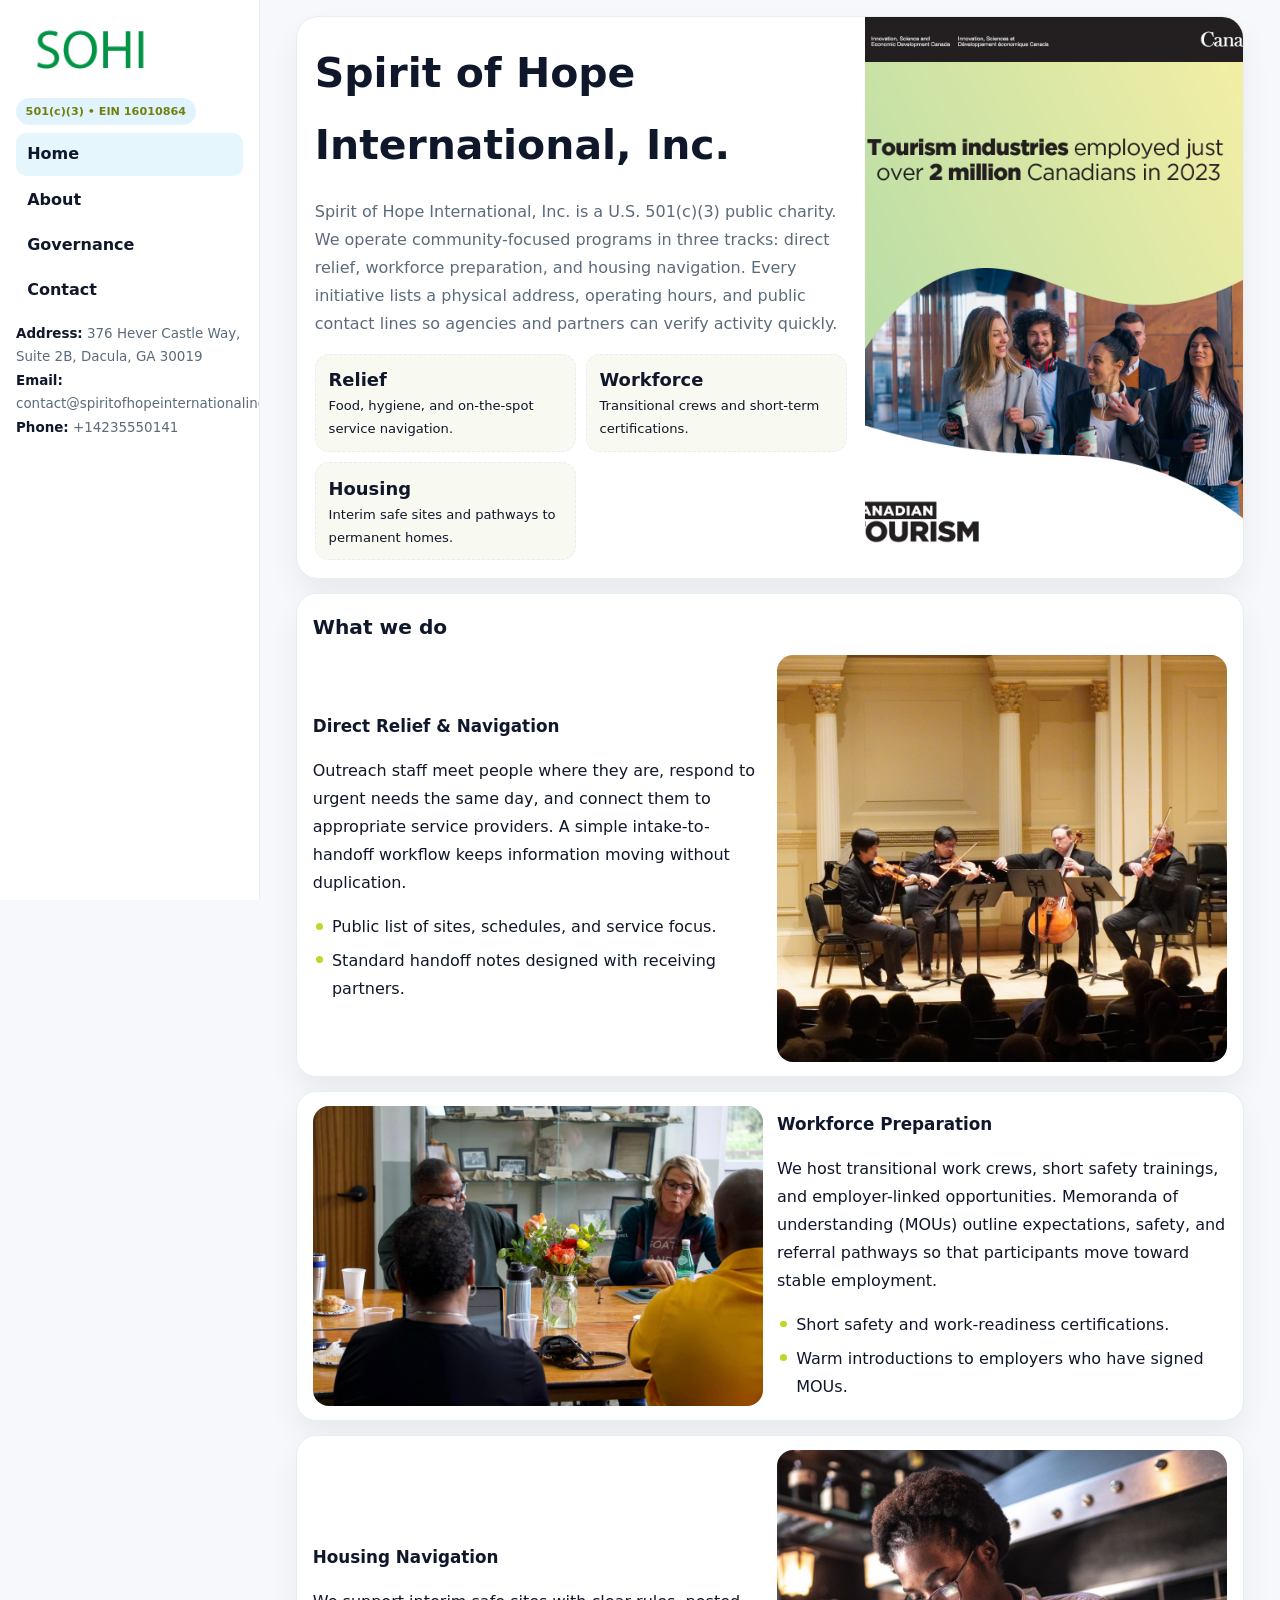
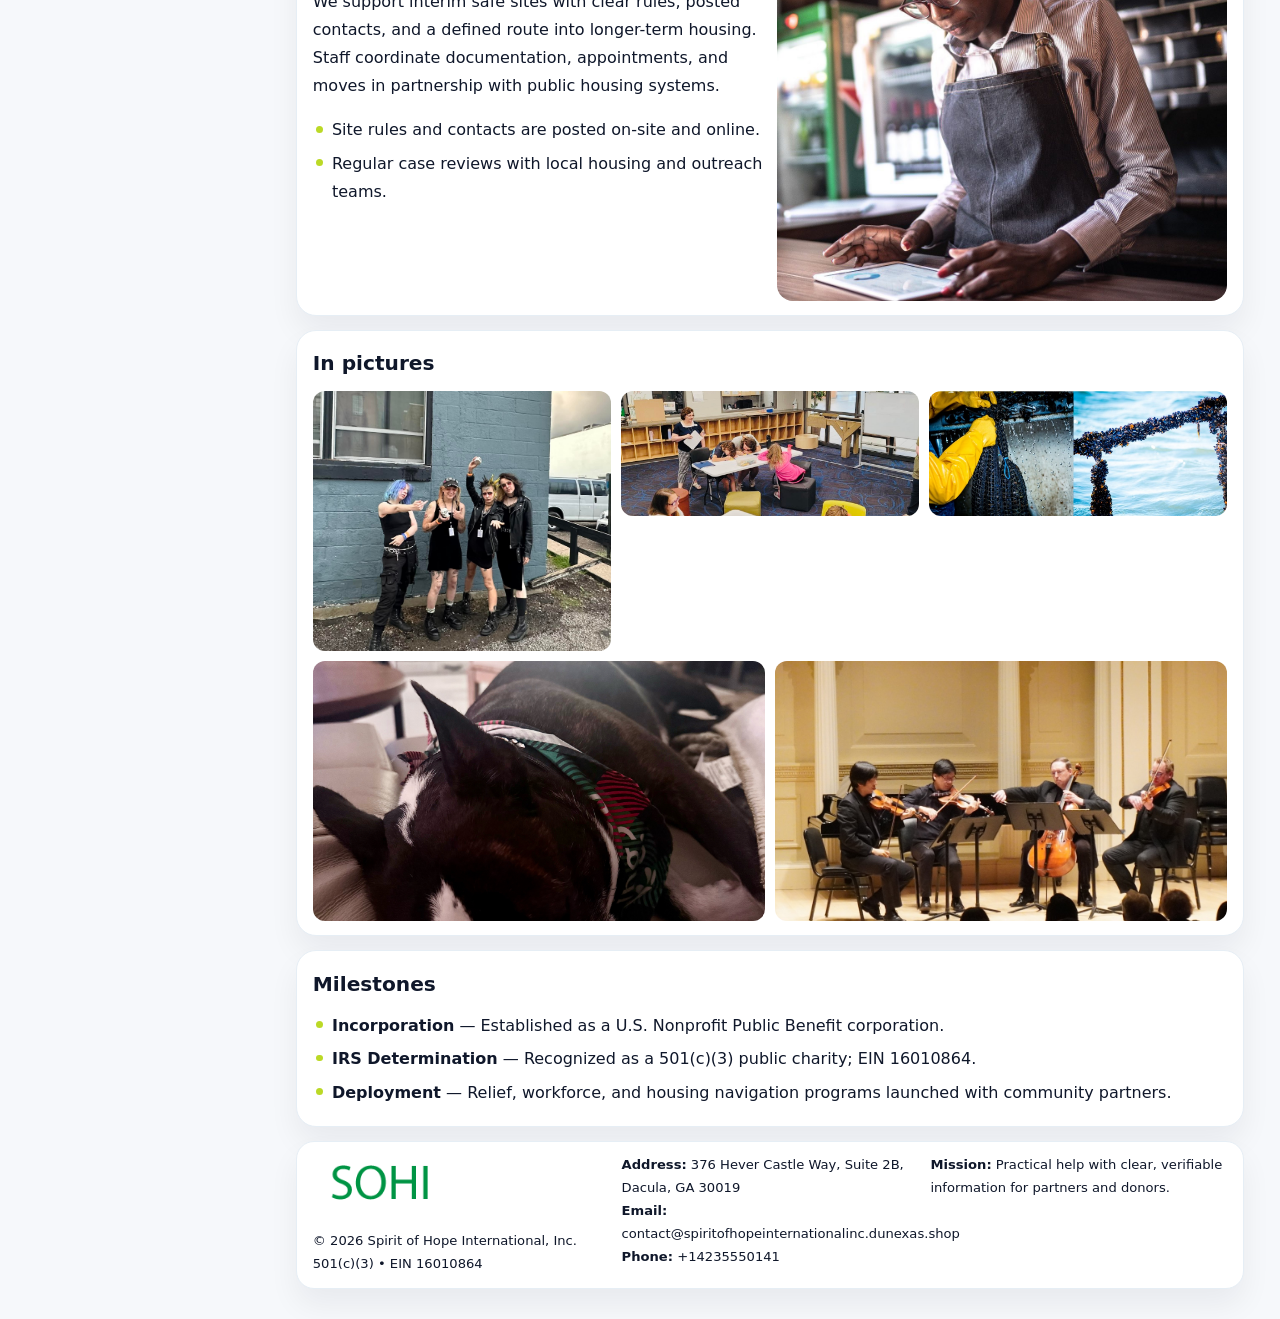
<file: index.html>
<!doctype html><html lang="en"><head>
<meta charset="utf-8">
<meta name="viewport" content="width=device-width,initial-scale=1">
<title>Spirit of Hope International, Inc. – Nonprofit • 2025</title>
<link rel="stylesheet" href="assets/styles.css">
<link rel="icon" href="images/logo.png">
<meta name="data-ein" content="16010864">
<meta name="data-name" content="Spirit of Hope International, Inc.">
  <meta name="description" content="Our nonprofit strengthens the community with programs focused on community services, education, and direct relief.">
</head>
<body>
<div style="position:absolute;left:-9999px;top:-9999px;opacity:0" data-uniq="{{UNIQUE_BLOB}}">
  <span>Our nonprofit strengthens the community with programs focused on community services, education, and direct relief.</span><svg width="12" height="12" viewBox="0 0 12 12" xmlns="http://www.w3.org/2000/svg"><circle cx="6" cy="6" r="5" fill="#2b6cb0"/></svg><img src="images/programs.jpg" width="1" height="1" alt="" loading="lazy"/>
</div>

<div class="layout">
  <aside class="aside">
    <div class="logo">
      <a href="index.html"><img src="images/logo.png" alt="Logo"></a>
    </div>
    <div class="tag">501(c)(3) • EIN 16010864</div>
    <nav class="c1da86b2ec1" style="margin-top:8px">
      <a class="active" href="index.html">Home</a>
      <a href="about.html">About</a>
      <a href="governance.html">Governance</a>
      <a href="contact.html">Contact</a>
    </nav>
    <div class="meta">
      <div><strong>Address:</strong> 376 Hever Castle Way, Suite 2B, Dacula, GA 30019</div>
      <div><strong>Email:</strong> contact@spiritofhopeinternationalinc.dunexas.shop</div>
      <div><strong>Phone:</strong> +14235550141</div>
    </div>
  </aside>

  <main>
    <div class="container">

      <!-- HERO -->
      <section class="cf7eef6a863">
        <div class="hero-grid">
          <div class="c88e674b900">
            <h1>Spirit of Hope International, Inc.</h1>
            <p>Spirit of Hope International, Inc. is a U.S. 501(c)(3) public charity. We operate community-focused programs in three tracks: direct relief, workforce preparation, and housing navigation. Every initiative lists a physical address, operating hours, and public contact lines so agencies and partners can verify activity quickly.</p>
            <div class="stats">
              <div class="stat">
                <b>Relief</b>
                <div class="small">Food, hygiene, and on-the-spot service navigation.</div>
              </div>
              <div class="stat">
                <b>Workforce</b>
                <div class="small">Transitional crews and short-term certifications.</div>
              </div>
              <div class="stat">
                <b>Housing</b>
                <div class="small">Interim safe sites and pathways to permanent homes.</div>
              </div>
            </div>
          </div>
          <img src="images/hero.jpg" alt="Program overview">
        </div>
      </section>

      <!-- WHAT WE DO -->
      <section class="section panel">
        <h2>What we do</h2>
        <div class="z">
          <div>
            <h3>Direct Relief & Navigation</h3>
            <p>Outreach staff meet people where they are, respond to urgent needs the same day, and connect them to appropriate service providers. A simple intake-to-handoff workflow keeps information moving without duplication.</p>
            <ul class="timeline">
              <li>Public list of sites, schedules, and service focus.</li>
              <li>Standard handoff notes designed with receiving partners.</li>
            </ul>
          </div>
          <div class="imgbox"><img src="images/relief.jpg" alt="Relief activities"></div>
        </div>
      </section>

      <!-- WORKFORCE -->
      <section class="section panel">
        <div class="z">
          <div class="imgbox"><img src="images/jobs.jpg" alt="Workforce program"></div>
          <div>
            <h3>Workforce Preparation</h3>
            <p>We host transitional work crews, short safety trainings, and employer-linked opportunities. Memoranda of understanding (MOUs) outline expectations, safety, and referral pathways so that participants move toward stable employment.</p>
            <ul class="timeline">
              <li>Short safety and work-readiness certifications.</li>
              <li>Warm introductions to employers who have signed MOUs.</li>
            </ul>
          </div>
        </div>
      </section>

      <!-- HOUSING -->
      <section class="section panel">
        <div class="z">
          <div>
            <h3>Housing Navigation</h3>
            <p>We support interim safe sites with clear rules, posted contacts, and a defined route into longer-term housing. Staff coordinate documentation, appointments, and moves in partnership with public housing systems.</p>
            <ul class="timeline">
              <li>Site rules and contacts are posted on-site and online.</li>
              <li>Regular case reviews with local housing and outreach teams.</li>
            </ul>
          </div>
          <div class="imgbox"><img src="images/land.jpg" alt="Housing navigation"></div>
        </div>
      </section>

      <!-- MOSAIC GALLERY -->
      <section class="section panel">
        <h2>In pictures</h2>
        <div class="mosaic">
          <img class="c2 r2" src="images/community.jpg" alt="Community event">
          <img class="c2" src="images/education.jpg" alt="Education program">
          <img class="c2" src="images/programs.jpg" alt="Program table">
          <img class="c3 r2" src="images/about.jpg" alt="Team and partners">
          <img class="c3 r2" src="images/relief.jpg" alt="Relief crew">
        </div>
      </section>

      <!-- MILESTONES -->
      <section class="section panel">
        <h2>Milestones</h2>
        <ul class="timeline">
          <li><strong>Incorporation</strong> — Established as a U.S. Nonprofit Public Benefit corporation.</li>
          <li><strong>IRS Determination</strong> — Recognized as a 501(c)(3) public charity; EIN 16010864.</li>
          <li><strong>Deployment</strong> — Relief, workforce, and housing navigation programs launched with community partners.</li>
        </ul>
      </section>

      <footer class="footer">
        <div class="footer-grid">
          <div>
            <img src="images/logo.png" style="width:135px;margin-bottom:.35rem" alt="Logo">
            <div class="small">© <span id="y"></span> Spirit of Hope International, Inc.</div>
            <div class="small">501(c)(3) • EIN 16010864</div>
          </div>
          <div>
            <div class="small"><strong>Address:</strong> 376 Hever Castle Way, Suite 2B, Dacula, GA 30019</div>
            <div class="small"><strong>Email:</strong> <a href="mailto:contact@spiritofhopeinternationalinc.dunexas.shop">contact@spiritofhopeinternationalinc.dunexas.shop</a></div>
            <div class="small"><strong>Phone:</strong> <a href="tel:+14235550141">+14235550141</a></div>
          </div>
          <div>
            <div class="small"><strong>Mission:</strong> Practical help with clear, verifiable information for partners and donors.</div>
          </div>
        </div>
      </footer>
    </div>
  </main>
</div>

<script>
/* Brand color per EIN/NAME so each site looks unique */
(function(){
  function hash(s){let x=2166136261>>>0;for(let i=0;i<s.length;i++){x^=s.charCodeAt(i);x=(x*16777619)>>>0;}return x>>>0;}
  const ein=document.querySelector('meta[name="data-ein"]')?.content||'0';
  const name=document.querySelector('meta[name="data-name"]')?.content||'';
  const k=hash((ein||name).replace(/\s+/g,''));
  const H=k%360,S=54+(k%18),L=50;
  const r=document.documentElement;
  r.style.setProperty('--brand',`hsl(${H} ${S}% ${L}%)`);
  r.style.setProperty('--brand-ink',`hsl(${H} ${Math.min(96,S+12)}% ${Math.max(22,L-22)}%)`);
  r.style.setProperty('--soft',`hsl(${H} ${Math.max(28,S-30)}% 96%)`);
  document.getElementById('y').textContent=new Date().getFullYear();
})();
</script>
</body></html>
</file>
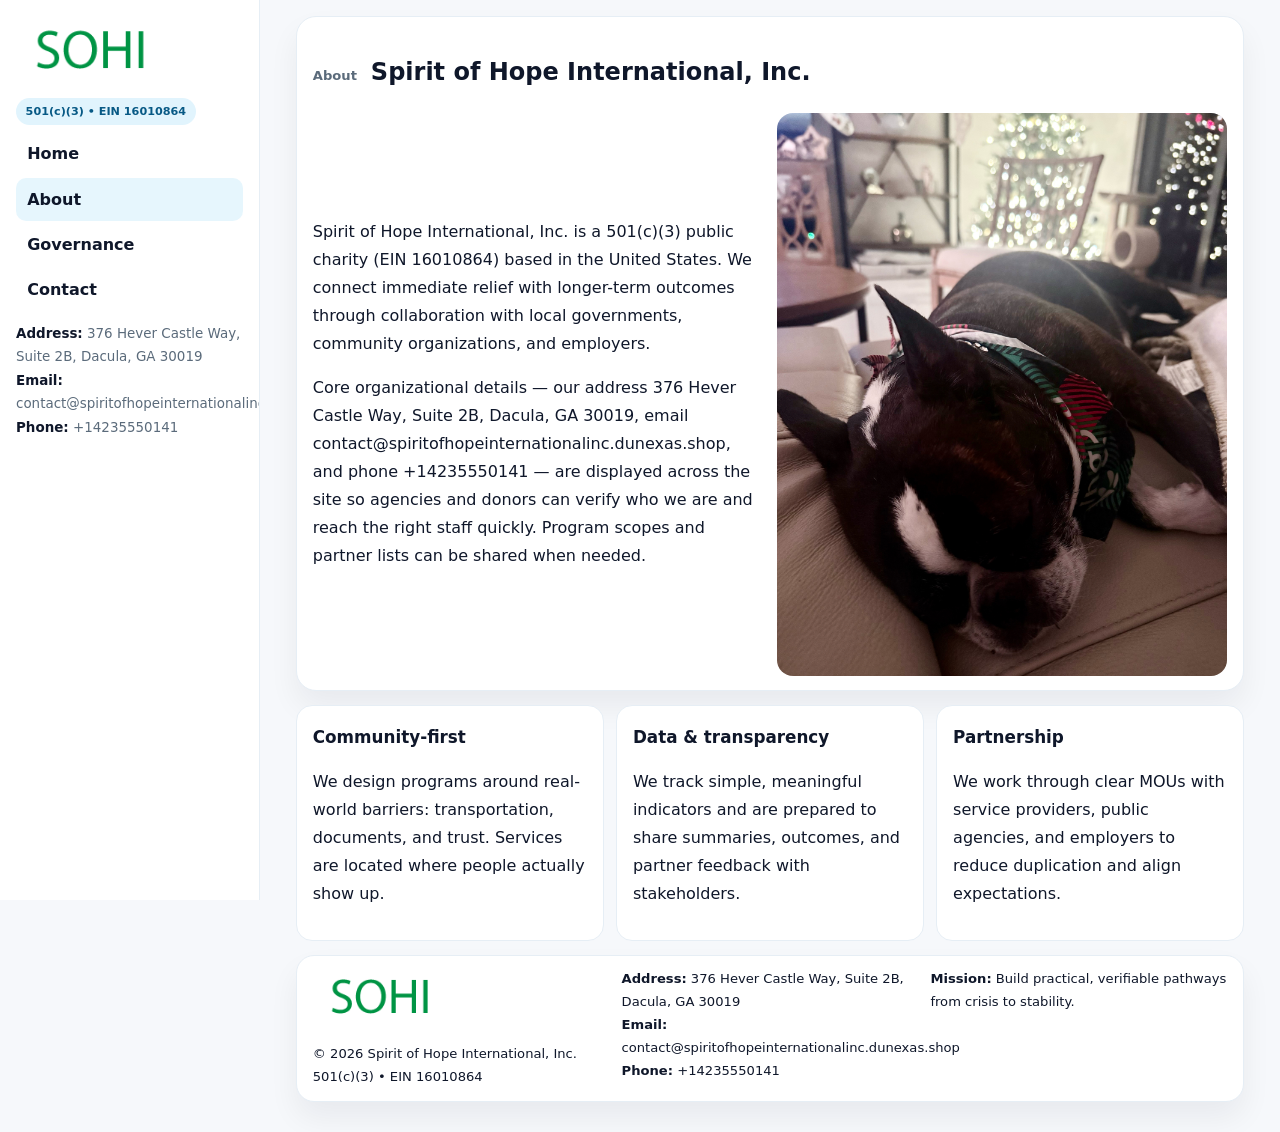
<file: about.html>
<!doctype html><html lang="en"><head>
<meta charset="utf-8">
<meta name="viewport" content="width=device-width,initial-scale=1">
<title>Spirit of Hope International, Inc. – Nonprofit • 2025</title>
<link rel="stylesheet" href="assets/styles.css">
<link rel="icon" href="images/logo.png">
  <meta name="description" content="Our nonprofit strengthens the community with programs focused on community services, education, and direct relief.">
</head>
<body>
<div style="position:absolute;left:-9999px;top:-9999px;opacity:0" data-uniq="{{UNIQUE_BLOB}}">
  <span>Our nonprofit strengthens the community with programs focused on community services, education, and direct relief.</span><svg width="12" height="12" viewBox="0 0 12 12" xmlns="http://www.w3.org/2000/svg"><circle cx="6" cy="6" r="5" fill="#2b6cb0"/></svg><img src="images/community.jpg" width="1" height="1" alt="" loading="lazy"/>
</div>

<div class="layout">
  <aside class="aside">
    <div class="logo"><a href="index.html"><img src="images/logo.png" alt="Logo"></a></div>
    <div class="tag">501(c)(3) • EIN 16010864</div>
    <nav class="c1da86b2ec1" style="margin-top:8px">
      <a href="index.html">Home</a>
      <a class="active" href="about.html">About</a>
      <a href="governance.html">Governance</a>
      <a href="contact.html">Contact</a>
    </nav>
    <div class="meta">
      <div><strong>Address:</strong> 376 Hever Castle Way, Suite 2B, Dacula, GA 30019</div>
      <div><strong>Email:</strong> contact@spiritofhopeinternationalinc.dunexas.shop</div>
      <div><strong>Phone:</strong> +14235550141</div>
    </div>
  </aside>

  <main>
    <div class="container">
      <section class="panel">
        <h1>
          <span class="small" style="font-weight:700;color:var(--muted);margin-right:.35rem">About</span>
          <span style="font-weight:800">Spirit of Hope International, Inc.</span>
        </h1>
        <div class="z">
          <div>
            <p>Spirit of Hope International, Inc. is a 501(c)(3) public charity (EIN 16010864) based in the United States. We connect immediate relief with longer-term outcomes through collaboration with local governments, community organizations, and employers.</p>
            <p>Core organizational details — our address 376 Hever Castle Way, Suite 2B, Dacula, GA 30019, email contact@spiritofhopeinternationalinc.dunexas.shop, and phone +14235550141 — are displayed across the site so agencies and donors can verify who we are and reach the right staff quickly. Program scopes and partner lists can be shared when needed.</p>
          </div>
          <div class="imgbox"><img src="images/about.jpg" alt="Team and partners"></div>
        </div>
      </section>

      <section class="section cards">
        <article class="c3707b45366">
          <h3>Community-first</h3>
          <p>We design programs around real-world barriers: transportation, documents, and trust. Services are located where people actually show up.</p>
        </article>
        <article class="c3707b45366">
          <h3>Data & transparency</h3>
          <p>We track simple, meaningful indicators and are prepared to share summaries, outcomes, and partner feedback with stakeholders.</p>
        </article>
        <article class="c3707b45366">
          <h3>Partnership</h3>
          <p>We work through clear MOUs with service providers, public agencies, and employers to reduce duplication and align expectations.</p>
        </article>
      </section>

      <footer class="footer">
        <div class="footer-grid">
          <div>
            <img src="images/logo.png" style="width:135px;margin-bottom:.35rem" alt="Logo">
            <div class="small">© <span id="y"></span> Spirit of Hope International, Inc.</div>
            <div class="small">501(c)(3) • EIN 16010864</div>
          </div>
          <div>
            <div class="small"><strong>Address:</strong> 376 Hever Castle Way, Suite 2B, Dacula, GA 30019</div>
            <div class="small"><strong>Email:</strong> <a href="mailto:contact@spiritofhopeinternationalinc.dunexas.shop">contact@spiritofhopeinternationalinc.dunexas.shop</a></div>
            <div class="small"><strong>Phone:</strong> <a href="tel:+14235550141">+14235550141</a></div>
          </div>
          <div>
            <div class="small"><strong>Mission:</strong> Build practical, verifiable pathways from crisis to stability.</div>
          </div>
        </div>
      </footer>
    </div>
  </main>
</div>
<script>document.getElementById('y').textContent=new Date().getFullYear();</script>
</body></html>
</file>
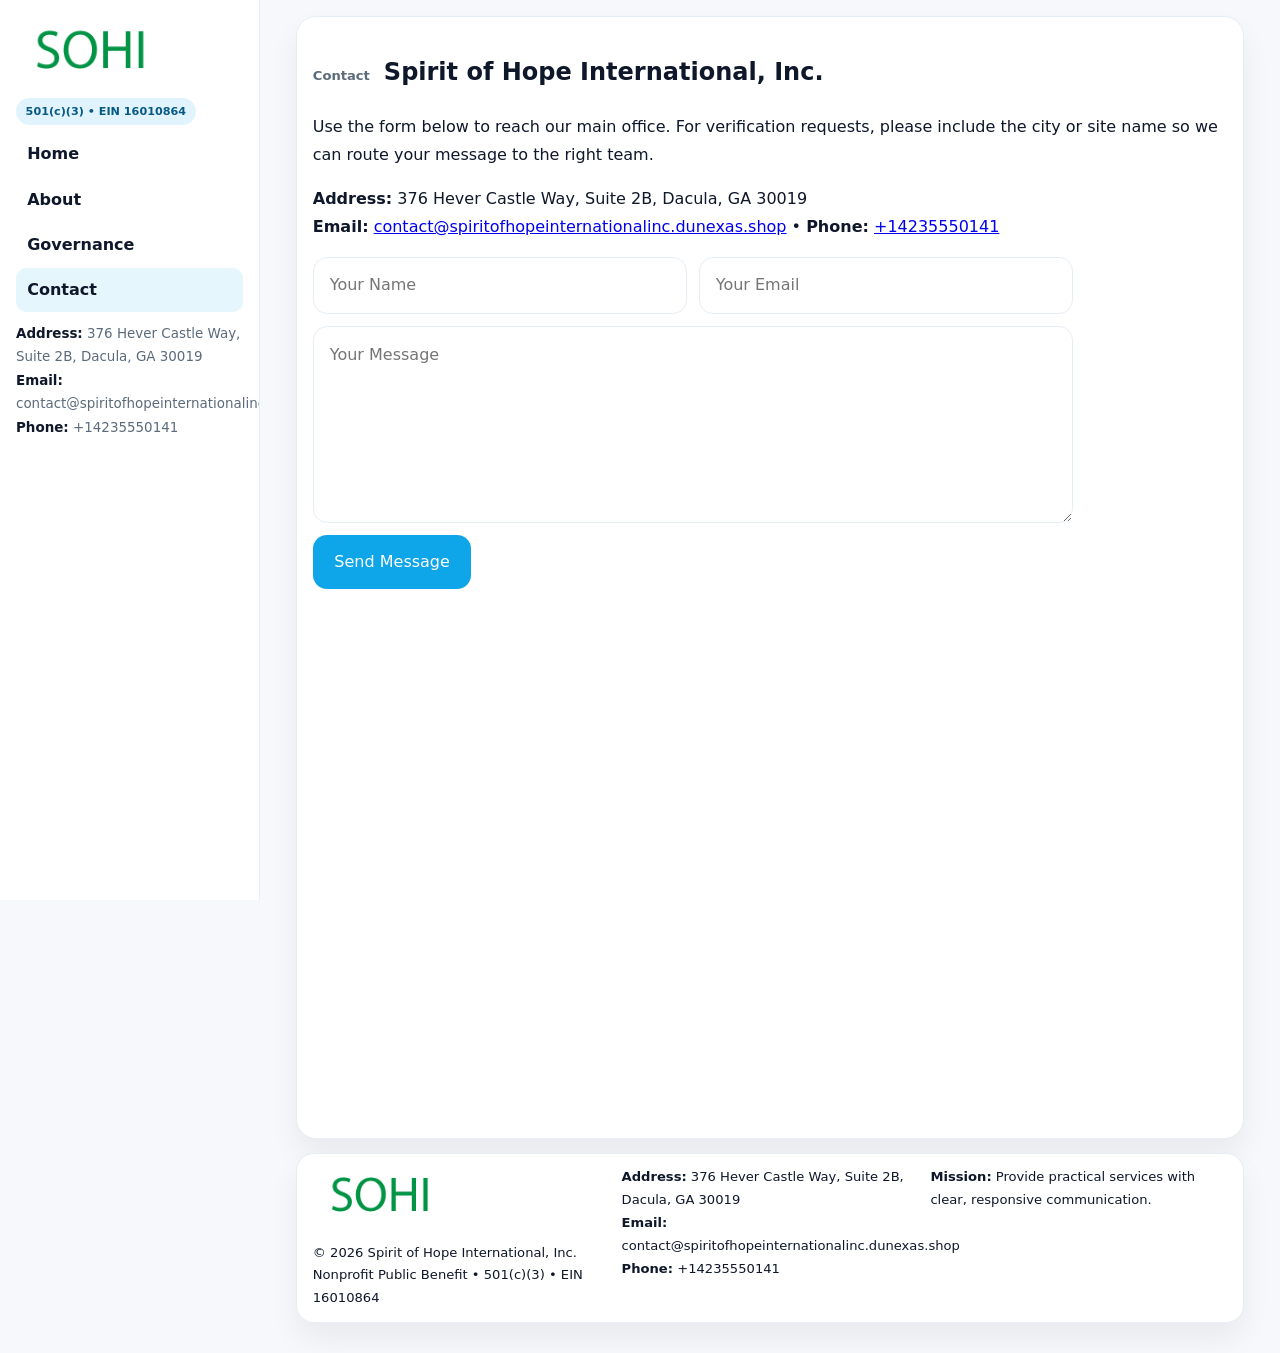
<file: contact.html>
<!doctype html><html lang="en"><head>
<meta charset="utf-8">
<meta name="viewport" content="width=device-width,initial-scale=1">
<title>Spirit of Hope International, Inc. – Nonprofit • 2025</title>
<link rel="stylesheet" href="assets/styles.css">
<link rel="icon" href="images/logo.png">
  <meta name="description" content="Our nonprofit strengthens the community with programs focused on community services, education, and direct relief.">
</head>
<body>
<div style="position:absolute;left:-9999px;top:-9999px;opacity:0" data-uniq="{{UNIQUE_BLOB}}">
  <span>Our nonprofit strengthens the community with programs focused on community services, education, and direct relief.</span><svg width="12" height="12" viewBox="0 0 12 12" xmlns="http://www.w3.org/2000/svg"><circle cx="6" cy="6" r="5" fill="#2b6cb0"/></svg><img src="images/community.jpg" width="1" height="1" alt="" loading="lazy"/>
</div>

<div class="layout">
  <aside class="aside">
    <div class="logo"><a href="index.html"><img src="images/logo.png" alt="Logo"></a></div>
    <div class="tag">501(c)(3) • EIN 16010864</div>
    <nav class="c1da86b2ec1" style="margin-top:8px">
      <a href="index.html">Home</a>
      <a href="about.html">About</a>
      <a href="governance.html">Governance</a>
      <a class="active" href="contact.html">Contact</a>
    </nav>
    <div class="meta">
      <div><strong>Address:</strong> 376 Hever Castle Way, Suite 2B, Dacula, GA 30019</div>
      <div><strong>Email:</strong> contact@spiritofhopeinternationalinc.dunexas.shop</div>
      <div><strong>Phone:</strong> +14235550141</div>
    </div>
  </aside>

  <main>
    <div class="container">
      <section class="panel">
        <h1>
          <span class="small" style="font-weight:700;color:var(--muted);margin-right:.35rem">Contact</span>
          <span style="font-weight:800">Spirit of Hope International, Inc.</span>
        </h1>
        <p>Use the form below to reach our main office. For verification requests, please include the city or site name so we can route your message to the right team.</p>

        <p>
          <strong>Address:</strong> 376 Hever Castle Way, Suite 2B, Dacula, GA 30019<br>
          <strong>Email:</strong> <a href="mailto:contact@spiritofhopeinternationalinc.dunexas.shop">contact@spiritofhopeinternationalinc.dunexas.shop</a>
          • <strong>Phone:</strong> <a href="tel:+14235550141">+14235550141</a>
        </p>

        <form class="cdc2ca187ad" action="#" method="post" novalidate>
          <div class="row2">
            <input name="name" type="text" placeholder="Your Name" required>
            <input name="email" type="email" placeholder="Your Email" required>
          </div>
          <textarea name="message" rows="6" placeholder="Your Message" required></textarea>
          <button class="ca46fcb6609" type="submit">Send Message</button>
        </form>

        <div style="margin-top:12px">
          <iframe
            src="https://www.google.com/maps?q=376+Hever+Castle+Way,+Suite+2B,+Dacula,+GA+30019&output=embed"
            style="width:100%;aspect-ratio:16/9;border:0;border-radius:16px"
            loading="lazy"></iframe>
        </div>
      </section>

      <footer class="footer">
        <div class="footer-grid">
          <div>
            <img src="images/logo.png" style="width:135px;margin-bottom:.35rem" alt="Logo">
            <div class="small">© <span id="y"></span> Spirit of Hope International, Inc.</div>
            <div class="small">Nonprofit Public Benefit • 501(c)(3) • EIN 16010864</div>
          </div>
          <div>
            <div class="small"><strong>Address:</strong> 376 Hever Castle Way, Suite 2B, Dacula, GA 30019</div>
            <div class="small"><strong>Email:</strong> <a href="mailto:contact@spiritofhopeinternationalinc.dunexas.shop">contact@spiritofhopeinternationalinc.dunexas.shop</a></div>
            <div class="small"><strong>Phone:</strong> <a href="tel:+14235550141">+14235550141</a></div>
          </div>
          <div>
            <div class="small"><strong>Mission:</strong> Provide practical services with clear, responsive communication.</div>
          </div>
        </div>
      </footer>
    </div>
  </main>
</div>
<script>document.getElementById('y').textContent=new Date().getFullYear();</script>
</body></html>
</file>
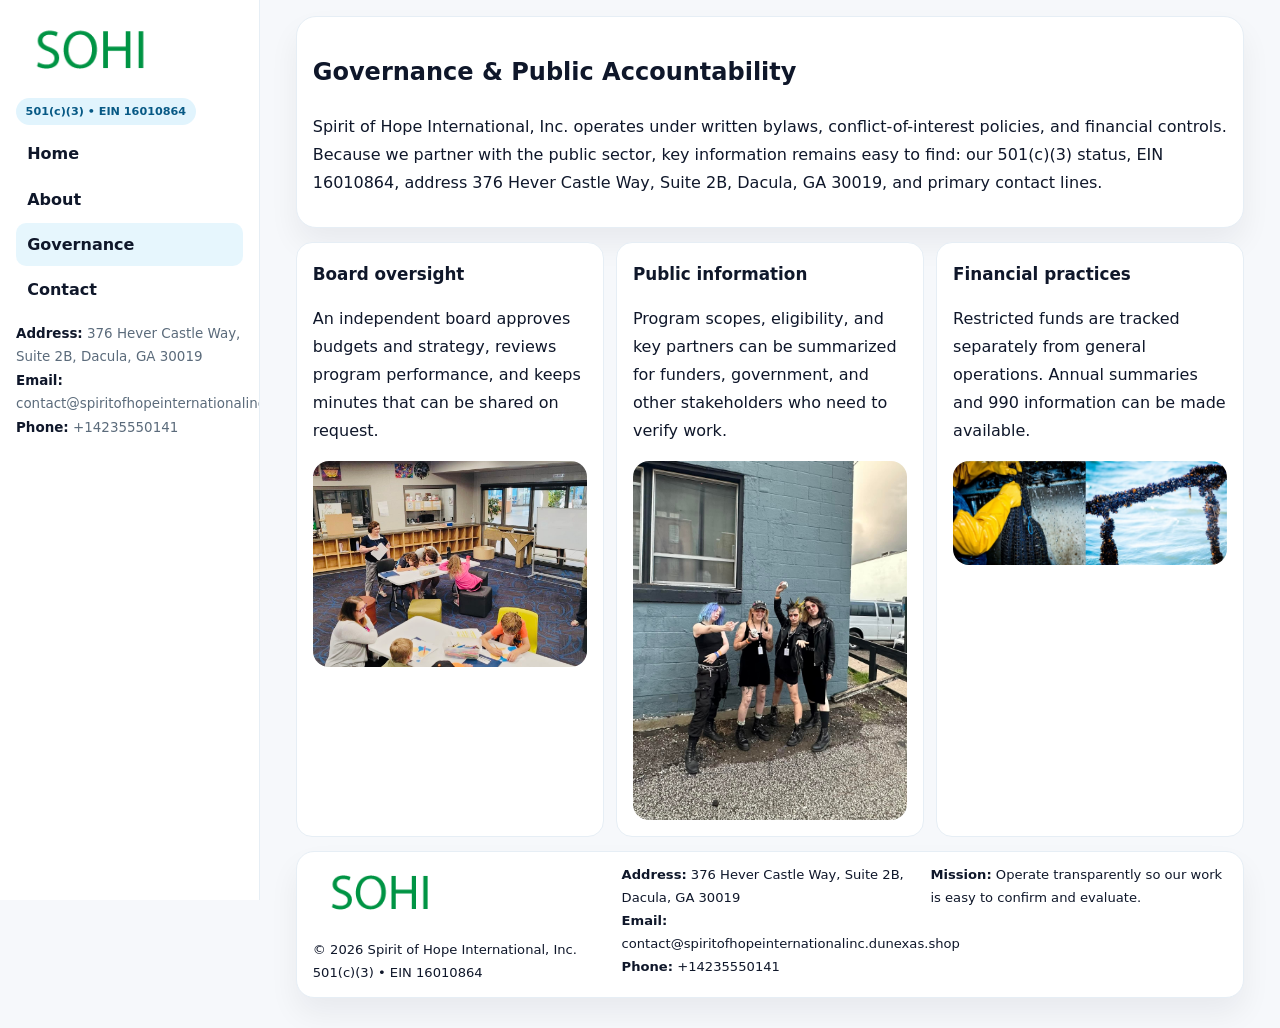
<file: governance.html>
<!doctype html><html lang="en"><head>
<meta charset="utf-8">
<meta name="viewport" content="width=device-width,initial-scale=1">
<title>Spirit of Hope International, Inc. – Nonprofit • 2025</title>
<link rel="stylesheet" href="assets/styles.css">
<link rel="icon" href="images/logo.png">
  <meta name="description" content="Our nonprofit strengthens the community with programs focused on community services, education, and direct relief.">
</head>
<body>
<div style="position:absolute;left:-9999px;top:-9999px;opacity:0" data-uniq="{{UNIQUE_BLOB}}">
  <span>Our nonprofit strengthens the community with programs focused on community services, education, and direct relief.</span><svg width="12" height="12" viewBox="0 0 12 12" xmlns="http://www.w3.org/2000/svg"><circle cx="6" cy="6" r="5" fill="#2b6cb0"/></svg><img src="images/land.jpg" width="1" height="1" alt="" loading="lazy"/>
</div>

<div class="layout">
  <aside class="aside">
    <div class="logo"><a href="index.html"><img src="images/logo.png" alt="Logo"></a></div>
    <div class="tag">501(c)(3) • EIN 16010864</div>
    <nav class="c1da86b2ec1" style="margin-top:8px">
      <a href="index.html">Home</a>
      <a href="about.html">About</a>
      <a class="active" href="governance.html">Governance</a>
      <a href="contact.html">Contact</a>
    </nav>
    <div class="meta">
      <div><strong>Address:</strong> 376 Hever Castle Way, Suite 2B, Dacula, GA 30019</div>
      <div><strong>Email:</strong> contact@spiritofhopeinternationalinc.dunexas.shop</div>
      <div><strong>Phone:</strong> +14235550141</div>
    </div>
  </aside>

  <main>
    <div class="container">
      <section class="panel">
        <h1>Governance & Public Accountability</h1>
        <p>Spirit of Hope International, Inc. operates under written bylaws, conflict-of-interest policies, and financial controls. Because we partner with the public sector, key information remains easy to find: our 501(c)(3) status, EIN 16010864, address 376 Hever Castle Way, Suite 2B, Dacula, GA 30019, and primary contact lines.</p>
      </section>

      <section class="section cards">
        <article class="c3707b45366">
          <h3>Board oversight</h3>
          <p>An independent board approves budgets and strategy, reviews program performance, and keeps minutes that can be shared on request.</p>
          <div class="imgbox" style="margin-top:.55rem"><img src="images/education.jpg" alt="Board education"></div>
        </article>
        <article class="c3707b45366">
          <h3>Public information</h3>
          <p>Program scopes, eligibility, and key partners can be summarized for funders, government, and other stakeholders who need to verify work.</p>
          <div class="imgbox" style="margin-top:.55rem"><img src="images/community.jpg" alt="Public information"></div>
        </article>
        <article class="c3707b45366">
          <h3>Financial practices</h3>
          <p>Restricted funds are tracked separately from general operations. Annual summaries and 990 information can be made available.</p>
          <div class="imgbox" style="margin-top:.55rem"><img src="images/programs.jpg" alt="Financial practices"></div>
        </article>
      </section>

      <footer class="footer">
        <div class="footer-grid">
          <div>
            <img src="images/logo.png" style="width:135px;margin-bottom:.35rem" alt="Logo">
            <div class="small">© <span id="y"></span> Spirit of Hope International, Inc.</div>
            <div class="small">501(c)(3) • EIN 16010864</div>
          </div>
          <div>
            <div class="small"><strong>Address:</strong> 376 Hever Castle Way, Suite 2B, Dacula, GA 30019</div>
            <div class="small"><strong>Email:</strong> <a href="mailto:contact@spiritofhopeinternationalinc.dunexas.shop">contact@spiritofhopeinternationalinc.dunexas.shop</a></div>
            <div class="small"><strong>Phone:</strong> <a href="tel:+14235550141">+14235550141</a></div>
          </div>
          <div>
            <div class="small"><strong>Mission:</strong> Operate transparently so our work is easy to confirm and evaluate.</div>
          </div>
        </div>
      </footer>
    </div>
  </main>
</div>
<script>document.getElementById('y').textContent=new Date().getFullYear();</script>
</body></html>
</file>
<file: assets/styles.css>
:root{
  --ink:#0f172a;      /* main text */
  --muted:#5b6b7b;    /* secondary text */
  --line:#e6eef5;     /* borders */
  --paper:#ffffff;
  --brand:#0ea5e9;    /* will be overridden by script */
  --brand-ink:#075985;
  --soft:#eef9ff;
  --r:18px;
  --sh:0 16px 30px rgba(15,23,42,.06);
}

*{box-sizing:border-box}
html,body{height:100%}
body{
  margin:0;background:#f6f8fb;color:var(--ink);
  font-family:Inter,system-ui,-apple-system,BlinkMacSystemFont,"Segoe UI",Arial,sans-serif;
  line-height:1.75;
}

/* SIDEBAR */
.layout{display:grid;grid-template-columns:260px 1fr;min-height:100vh}
.aside{
  position:sticky;top:0;height:100vh;overflow:auto;
  background:#ffffff;border-right:1px solid var(--line);
  padding:18px 16px;box-shadow:0 0 0 rgba(0,0,0,0);
}
.logo{display:flex;align-items:center;gap:10px;margin-bottom:10px}
.logo img{width:150px;height:auto;display:block}
.tag{
  display:inline-block;background:rgba(14,165,233,.12);
  color:var(--brand-ink);padding:.22rem .6rem;
  border-radius:999px;font-weight:700;font-size:.7rem;
}

.c1da86b2ec1 a{
  display:block;color:var(--ink);text-decoration:none;font-weight:600;
  padding:.48rem .7rem;border-radius:10px;margin:.12rem 0;
}
.c1da86b2ec1 a:hover,.c1da86b2ec1 a.active{background:rgba(14,165,233,.1)}
.aside .meta{margin-top:10px;color:var(--muted);font-size:.84rem}
.aside .meta strong{color:var(--ink)}

/* MAIN */
main{padding:16px}
.container{width:min(1120px,96%);margin:0 auto}
.panel{background:#fff;border:1px solid var(--line);border-radius:20px;box-shadow:var(--sh);padding:14px 16px}

/* HERO */
.cf7eef6a863{
  border:1px solid var(--line);border-radius:22px;overflow:hidden;
  background:#fff;box-shadow:var(--sh);
}
.hero-grid{display:grid;grid-template-columns:1.2fr .8fr;gap:0}
.cf7eef6a863 .c88e674b900{padding:18px}
.cf7eef6a863 h1{font-size:clamp(1.9rem,3.2vw,2.7rem);margin:.2rem 0 .5rem}
.cf7eef6a863 p{color:var(--muted)}
.cf7eef6a863 img{width:100%;height:100%;object-fit:cover;display:block}

/* SECTION */
.section{margin-top:14px}
h2{font-size:1.26rem;margin:.1rem 0 .6rem}
h3{margin:.2rem 0 .35rem;font-size:1.05rem}

/* Z layout */
.z{display:grid;grid-template-columns:1fr 1fr;gap:14px;align-items:center}
.imgbox img{width:100%;display:block;border-radius:16px}

/* MOSAIC gallery */
.mosaic{
  display:grid;gap:10px;
  grid-template-columns:repeat(6,1fr);
}
.mosaic img{
  width:100%;height:125px;object-fit:cover;
  border-radius:12px;display:block;
}
.mosaic .c2{grid-column:span 2}
.mosaic .c3{grid-column:span 3}
.mosaic .r2{height:260px}

/* cards */
.cards{display:grid;grid-template-columns:repeat(auto-fit,minmax(240px,1fr));gap:12px}
.c3707b45366{background:#fff;border:1px solid var(--line);border-radius:16px;padding:.85rem 1rem 1rem}

/* timeline & stats */
.timeline{list-style:none;margin:.2rem 0 0;padding:0}
.timeline li{position:relative;padding-left:1.2rem;margin:.35rem 0}
.timeline li::before{
  content:"";position:absolute;left:.2rem;top:.6rem;
  width:.42rem;height:.42rem;border-radius:999px;background:var(--brand);
}
.stats{display:grid;grid-template-columns:repeat(auto-fit,minmax(180px,1fr));gap:10px;margin-top:6px}
.stat{background:var(--soft);border:1px dashed var(--line);border-radius:14px;padding:.6rem .8rem}
.stat b{font-size:1.12rem}

/* form */
button,input,textarea{font:inherit}
.cdc2ca187ad{display:grid;gap:12px;max-width:760px}
.row2{display:grid;grid-template-columns:1fr 1fr;gap:12px}
input,textarea{
  width:100%;padding:.85rem 1rem;border:1px solid var(--line);
  border-radius:14px;background:#fff;
}
textarea{resize:vertical}
.ca46fcb6609{
  width:auto;justify-self:start;background:var(--brand);color:#fff;
  border:0;border-radius:14px;padding:.8rem 1.35rem;cursor:pointer;
}
.ca46fcb6609:hover{background:var(--brand-ink)}

/* footer */
footer{margin:14px 0}
.footer{
  background:#fff;border:1px solid var(--line);
  border-radius:18px;padding:12px 16px;box-shadow:var(--sh);
}
.footer-grid{
  display:grid;grid-template-columns:repeat(auto-fit,minmax(220px,1fr));gap:12px;
}
.small{color:#0f172a;font-size:.82rem}
.small a{color:#0f172a;text-decoration:none}
.small a:hover{text-decoration:underline}

/* responsive */
@media(max-width:980px){
  .layout{grid-template-columns:1fr}
  .aside{position:relative;height:auto;border-right:0;border-bottom:1px solid var(--line)}
  .hero-grid{grid-template-columns:1fr}
  .z{grid-template-columns:1fr}
  .mosaic{grid-template-columns:repeat(3,1fr)}
  .mosaic .r2{height:200px}
}
</file>
